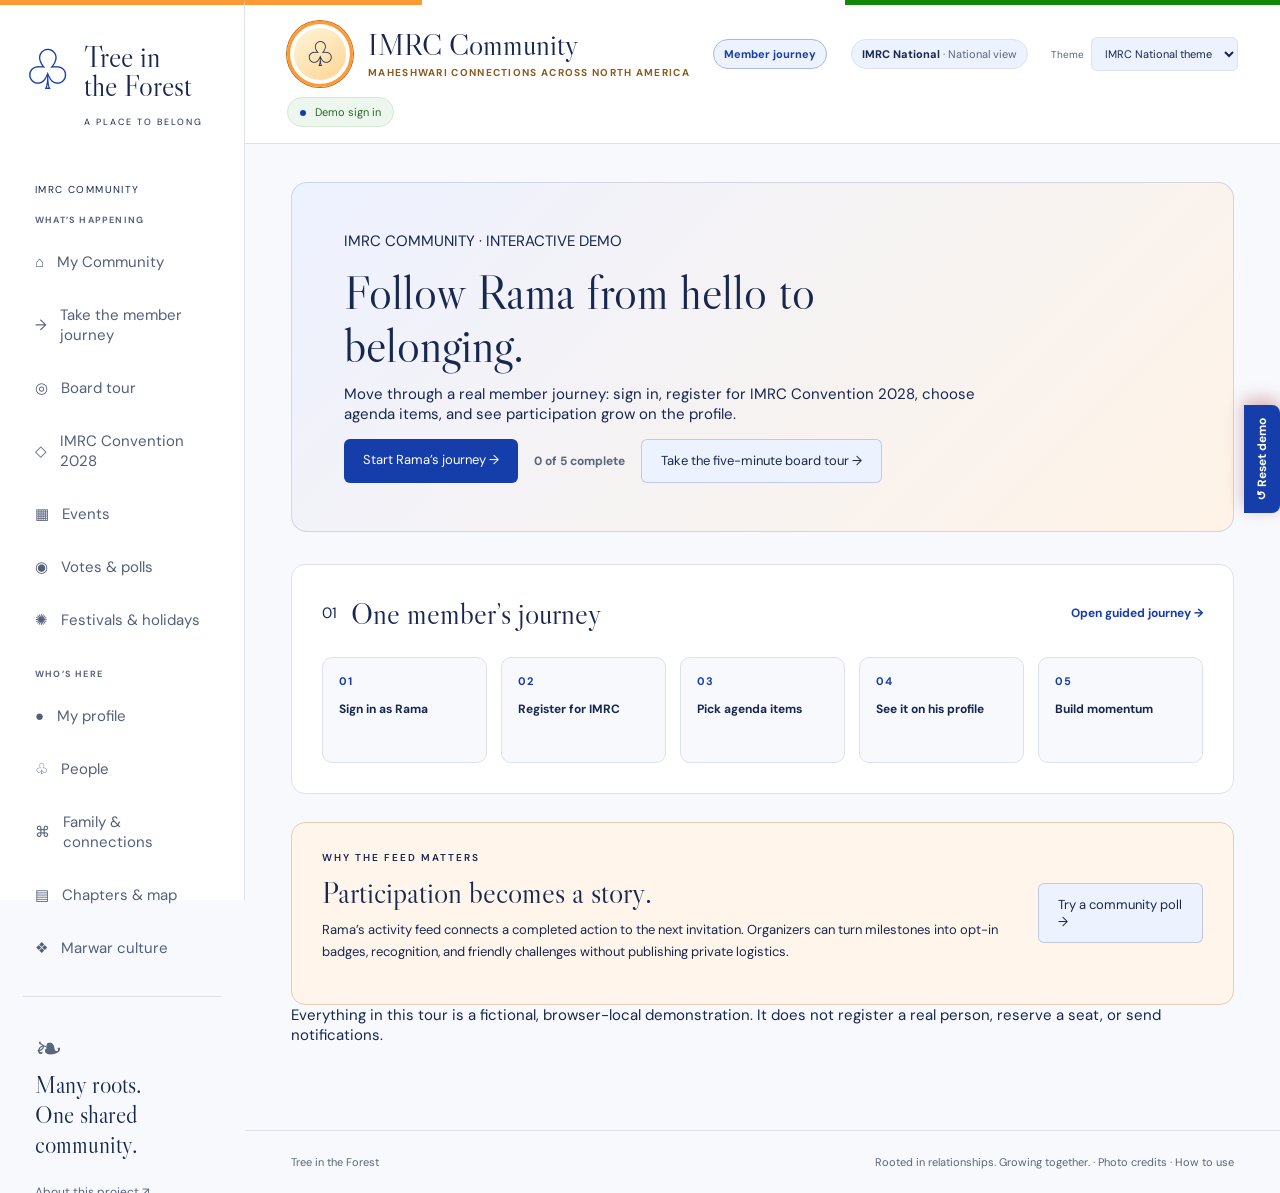
<file: index.html>
<!doctype html>
<html lang="en"><head><meta charset="utf-8"><meta name="viewport" content="width=device-width, initial-scale=1"><meta name="theme-color" content="#153eaa"><meta name="description" content="Tree in the Forest — explore people, relationships, and gatherings through a Ramayana community demo."><title>Tree in the Forest · Community</title><meta property="og:type" content="website"><meta property="og:title" content="Tree in the Forest · IMRC Community demo"><meta property="og:description" content="A public demo of an IMRC community site: people, events, a festival and holiday calendar, and Marwar culture."><meta property="og:image" content="./images/marwar/blue-city-800.webp"><meta name="twitter:card" content="summary_large_image"><link rel="icon" href="./favicon.svg" type="image/svg+xml"><link rel="stylesheet" href="./styles.css"><link rel="stylesheet" href="./themes.css"><link rel="stylesheet" href="./convention.css"><link rel="stylesheet" href="./convention-experience.css"><link rel="stylesheet" href="./tour.css"><link rel="stylesheet" href="./culture.css"><link rel="stylesheet" href="./observances.css"><link rel="stylesheet" href="./site-fixes.css"><script src="./theme.js" defer></script><script src="./chapter-core.js" defer></script><script src="./chapter.js" defer></script><script src="./voting-core.js" defer></script><script src="./voting.js" defer></script><script src="./community-core.js" defer></script><script src="./member-store.js" defer></script><script src="./member-forms.js" defer></script><script src="./participation-core.js" defer></script><script src="./participation.js" defer></script><link rel="stylesheet" href="./recognition.css"><link rel="stylesheet" href="./help.css"><script src="./recognition-core.js" defer></script><script src="./recognition.js" defer></script><script src="./help-core.js" defer></script><script src="./help.js" defer></script><script src="./convention-experience.js" defer></script><script src="./engagement.js" defer></script><script src="./tour-core.js" defer></script><script src="./tour.js" defer></script><script src="./culture.js" defer></script><script src="./observances.js" defer></script><script src="./app.js" defer></script><script src="./routes-enhancements.js" defer></script></head>
<body><a class="skip" href="#main">Skip to content</a><button class="reset-tab" id="reset-demo-tab" type="button" title="Clear this browser's simulated session and return to the original demo baseline">↺ <span>Reset demo</span></button><aside class="sidebar"><a href="#home" class="brand"><span class="brand-icon">♧</span><span>Tree in<br>the Forest<small>A PLACE TO BELONG</small></span></a><div class="community-label">IMRC COMMUNITY</div><nav aria-label="Main navigation"><div class="nav-group"><span class="nav-group-title">What’s happening</span><a href="#home">⌂ <span>My Community</span></a><a href="#start">→ <span>Take the member journey</span></a><a href="#tour">◎ <span>Board tour</span></a><a href="#event/EV2028">◇ <span>IMRC Convention 2028</span></a><a href="#events">▦ <span>Events</span></a><a href="#votes">◉ <span>Votes & polls</span></a><a href="#observances">✺ <span>Festivals & holidays</span></a></div><div class="nav-group"><span class="nav-group-title">Who’s here</span><a href="#profile">● <span>My profile</span></a><a href="#people">♧ <span>People</span></a><a href="#connections">⌘ <span>Family & connections</span></a><a href="#chapters">▤ <span>Chapters & map</span></a><a href="#culture">❖ <span>Marwar culture</span></a></div></nav><div class="sidebar-bottom"><span class="seed">❧</span><p>Many roots.<br>One shared community.</p><a href="#about">About this project ↗</a></div></aside><div class="workspace"><header class="organization-header"><a href="#home" class="organization-brand"><span class="organization-seal" aria-hidden="true">♧</span><span><strong>IMRC Community</strong><small>Maheshwari connections across North America</small></span></a><span id="chapter-context" class="chapter-context" aria-live="polite"></span><span id="theme-picker"></span><a href="#login" class="demo-pill" id="demo-auth-link"><i></i> Demo sign in</a></header><main id="main" tabindex="-1"><p>Loading your community…</p></main><footer>Tree in the Forest <span>Rooted in relationships. Growing together. · <a href="#credits">Photo credits</a> · <a href="https://github.com/PBahethi/imrc-community-site/blob/main/docs/HOW-TO-USE.md" target="_blank" rel="noopener">How to use</a></span></footer></div></body></html>
</file>
<file: styles.css>
@import url('https://fonts.googleapis.com/css2?family=DM+Sans:wght@400;500;600;700&family=Libre+Caslon+Display&display=swap');
:root{--green:#244d3e;--ink:#263e34;--muted:#68746b;--line:#dfe4da;--paper:#f7f8f2;--cream:#eef1e5}*{box-sizing:border-box}body{margin:0;background:var(--paper);color:var(--ink);font:15px 'DM Sans',sans-serif}a{color:inherit;text-decoration:none}button,input,select{font:inherit}button,a,input,select{touch-action:manipulation}button{cursor:pointer}button:focus-visible,a:focus-visible,input:focus-visible,select:focus-visible{outline:3px solid #ac713f;outline-offset:4px}.sidebar{width:245px;position:fixed;inset:0 auto 0 0;padding:38px 23px;background:#f0f2e9;border-right:1px solid var(--line);display:flex;flex-direction:column}.brand{display:flex;gap:12px;font-family:'Libre Caslon Display',Georgia,serif;font-size:29px;line-height:1}.brand-icon{font-size:55px}.brand small{display:block;font:9px 'DM Sans',sans-serif;letter-spacing:2px;margin-top:15px}.community-label{font-size:10px;letter-spacing:1.4px;margin:55px 12px 18px;color:var(--muted)}nav a{display:flex;align-items:center;gap:13px;padding:14px 12px;margin:5px 0;border-radius:7px;color:#59665c}nav a.active{background:#dfe7d7;color:var(--green);font-weight:600}.sidebar-bottom{margin-top:auto;padding:30px 12px 0;border-top:1px solid var(--line);font-size:12px;color:var(--muted)}.sidebar-bottom p{font:24px/1.25 'Libre Caslon Display',Georgia,serif;color:var(--green)}.seed{font-size:33px}.workspace{margin-left:245px}header{height:83px;border-bottom:1px solid var(--line);padding:0 46px;display:flex;align-items:center;justify-content:space-between;font-size:12px;color:var(--muted)}.demo-pill,.tag{border:1px solid #d7dfcf;border-radius:30px;padding:7px 12px;font-size:11px;background:#eff3e8}.demo-pill i{display:inline-block;width:6px;height:6px;background:#6b8653;border-radius:50%;margin-right:6px}main{max-width:1400px;margin:auto;padding:38px 46px 70px;min-height:80vh}.eyebrow{font-size:10px;font-weight:600;letter-spacing:2px;text-transform:uppercase;color:#687958}h1,h2,h3,p{margin-top:0}h1{font:48px/1.1 'Libre Caslon Display',Georgia,serif;margin-bottom:12px}h2{font:30px 'Libre Caslon Display',Georgia,serif;margin-bottom:8px}h3{font-size:16px}.sub{color:var(--muted);line-height:1.7}.hero{margin-top:28px;background:#e7ecd9;min-height:270px;border:1px solid #dce3ce;border-radius:12px;display:flex;overflow:hidden;position:relative;padding:35px}.hero-copy{position:relative;z-index:1;width:60%}.hero h2{font-size:43px;max-width:400px}.hero p{font-size:13px;max-width:370px;line-height:1.8}.button{display:inline-block;border:0;border-radius:6px;padding:12px 19px;background:var(--green);color:white;font-size:12px}.button.secondary{background:white;border:1px solid var(--line);color:var(--green)}.forest{position:absolute;right:0;bottom:-4px;width:46%;height:100%;color:#527252}.stats{display:grid;grid-template-columns:repeat(4,1fr);margin:24px 0 38px;border:1px solid var(--line);background:#fff;border-radius:10px}.stat{padding:21px 24px;border-right:1px solid var(--line)}.stat:last-child{border:0}.stat strong{display:block;font:33px 'Libre Caslon Display',Georgia,serif}.stat span{font-size:11px;color:var(--muted)}.section-head{display:flex;align-items:center;justify-content:space-between;gap:16px;margin:32px 0 18px}.section-head a{font-size:12px}.cards{display:grid;grid-template-columns:repeat(3,minmax(0,1fr));gap:16px}.person,.event,.group{background:#fff;border:1px solid var(--line);border-radius:10px;padding:24px;text-align:left;transition:transform .2s,border-color .2s}.person:hover,.event:hover,.group:hover{transform:translateY(-3px);border-color:#82977b}.avatar{width:52px;height:52px;display:flex;align-items:center;justify-content:center;border-radius:50%;background:#e8eddd;color:#476044;font:23px Georgia,serif;margin-bottom:18px}.person:nth-child(3n+2) .avatar{background:#f0e6dc;color:#8b6546}.person:nth-child(3n) .avatar{background:#e4e9ed;color:#54677a}.person h3{margin-bottom:6px}.person p{font-size:12px;color:var(--muted);margin-bottom:15px}.person .origin{border-top:1px solid #edf0e8;padding-top:15px;font-size:11px;line-height:1.6}.card-bottom{margin-top:17px;font-size:11px;color:#607650;display:flex;justify-content:space-between}.two-col{display:grid;grid-template-columns:1.5fr 1fr;gap:24px}.event{display:flex;gap:18px;margin-bottom:12px;padding:20px}.event-symbol{padding:15px;background:#f0eadd;border-radius:6px;align-self:start;font-size:22px;color:#8a714b}.event h3{margin:0 0 8px}.event p{font-size:12px;color:var(--muted);margin:0 0 8px}.note{padding:24px;background:#edf0e3;border-radius:10px;font-size:13px;line-height:1.8}.filters{display:flex;gap:12px;margin:26px 0;flex-wrap:wrap}input,select{border:1px solid #cfd8c8;background:white;padding:13px;border-radius:6px;color:var(--ink)}input{flex:1;min-width:190px}.results{font-size:12px;color:var(--muted);margin-bottom:18px}.pagination{display:flex;align-items:center;justify-content:center;gap:20px;margin-top:25px}button:disabled{opacity:.4;cursor:default}.edge{padding:18px;background:white;border:1px solid var(--line);margin-bottom:10px;border-radius:8px;line-height:1.7}.edge small{display:block;color:var(--muted);font-size:11px}.edge a{text-decoration:underline}.edge-type{font-size:11px;color:#727d5f;padding:0 12px}dialog{border:1px solid var(--line);border-radius:14px;padding:36px;max-width:650px;width:calc(100% - 32px);max-height:85vh;color:var(--ink)}dialog::backdrop{background:#142c2266;backdrop-filter:blur(3px)}.close{position:absolute;right:15px;top:10px;border:0;background:none;font-size:28px;color:var(--green)}dl{display:grid;grid-template-columns:110px 1fr;gap:12px;font-size:13px;line-height:1.6}dt{color:var(--muted)}dd{margin:0}footer{border-top:1px solid var(--line);padding:24px 46px;font-size:11px;color:var(--muted);display:flex;justify-content:space-between}.skip{position:fixed;top:-60px;background:white;padding:10px;z-index:10}.skip:focus{top:0}.empty{padding:45px;text-align:center;border:1px dashed var(--line);grid-column:1/-1}.about{max-width:760px;line-height:1.9}.about h2{margin-top:30px}@media(min-width:1450px){main{padding-top:50px}.hero{min-height:310px}}@media(max-width:1050px){.sidebar{width:205px;padding:28px 14px}.workspace{margin-left:205px}main{padding:30px 25px}.cards{grid-template-columns:repeat(2,minmax(0,1fr))}.two-col{grid-template-columns:1fr}.hero-copy{width:70%}.forest{opacity:.6}.stat{padding:18px 15px}}@media(max-width:700px){.sidebar{position:static;width:auto;padding:18px}.brand{font-size:23px}.brand-icon{font-size:42px}.brand small{margin-top:7px}.community-label,.sidebar-bottom{display:none}nav{display:flex;overflow:auto;margin-top:15px}nav a{white-space:nowrap;font-size:12px;padding:10px}nav a span{display:inline}.workspace{margin:0}header{height:55px;padding:0 20px}main{padding:28px 20px 45px}h1{font-size:39px}.hero{padding:25px;min-height:295px}.hero-copy{width:100%}.hero h2{font-size:37px}.forest{opacity:.15;width:80%}.stats{grid-template-columns:repeat(2,1fr)}.stat:nth-child(2){border-right:0}.stat:nth-child(-n+2){border-bottom:1px solid var(--line)}.cards{grid-template-columns:1fr}.section-head h2{font-size:27px}footer{padding:20px;gap:20px;line-height:1.6}.filters{flex-direction:column}dl{grid-template-columns:90px 1fr}}
/* Indian tricolour accents, with Indian blue as the primary interaction colour. */
:root{--green:#153eaa;--ink:#172750;--muted:#59657c;--line:#dce2ed;--paper:#f8f9fc;--cream:#fff3e6;--saffron:#ff9933;--india-green:#138808;--navy:#000080}
body{border-top:5px solid transparent;border-image:linear-gradient(90deg,#ff9933 0 33%,#fff 33% 66%,#138808 66%) 1}.sidebar{background:#fff;border-top:5px solid var(--saffron)}.brand-icon{color:var(--india-green)}.community-label,.eyebrow{color:#976021}nav a{color:#53607a}nav a.active{background:#edf2ff;color:var(--green);box-shadow:inset 3px 0 var(--green)}nav a:hover{background:#f3f5fb}.sidebar-bottom p{color:var(--navy)}header{background:#ffffffc9}.demo-pill,.tag{background:#eef7ed;color:#226a24;border-color:#d4e8d2}.demo-pill i{background:var(--india-green)}h1{max-width:880px}.hero{background:var(--navy);color:#fff;padding:0;min-height:320px;border:0;box-shadow:0 16px 45px #00008015}.hero-copy{width:56%;padding:35px}.hero .eyebrow{color:#ffb568}.hero h2{font-size:46px}.hero .button{background:var(--saffron);color:#172750;font-weight:700}.hero-art{position:absolute;right:0;top:0;width:44%;height:100%;object-fit:cover;object-position:center}.hero-copy:after{content:'';position:absolute;right:-25px;top:0;height:100%;width:50px;background:var(--navy);clip-path:polygon(0 0,100% 0,0 100%)}.button{font-size:13px;min-height:44px;transition:background .2s,transform .2s}.button:hover{background:#092c88;transform:translateY(-1px)}.button.secondary:hover{background:#edf2ff}.hero .button:hover{background:#ffb76f}.welcome-path{display:flex;align-items:center;gap:18px;padding:24px 0;border-bottom:1px solid var(--line);flex-wrap:wrap}.welcome-path>div{flex:1;min-width:220px}.welcome-path strong{font-size:15px}.welcome-path p{font-size:12px;color:var(--muted);margin:6px 0 0}.welcome-path>a{font-size:12px;color:var(--green);padding:10px 0;font-weight:600}.stat strong{color:var(--green)}.stat:first-child{border-top:3px solid var(--saffron)}.stat:nth-child(2){border-top:3px solid var(--green)}.stat:nth-child(3){border-top:3px solid var(--india-green)}.stat:nth-child(4){border-top:3px solid var(--saffron)}.avatar{background:#edf2ff;color:var(--green)}.person:nth-child(3n+2) .avatar{background:#fff1df;color:#9b5714}.person:nth-child(3n) .avatar{background:#ecf7e9;color:#23732a}.person:hover,.group:hover,.event:hover{border-color:#91a9e9;box-shadow:0 8px 24px #1739850c}.card-bottom{color:var(--green)}.note{background:#eef3ff;border:1px solid #dde6fa}.edge-type{color:var(--green)}.event-grid{display:grid;grid-template-columns:repeat(2,minmax(0,1fr));gap:24px}.event{display:block;padding:0;overflow:hidden;margin:0 0 18px}.event-image{display:block;position:relative;overflow:hidden;aspect-ratio:16/9;background:#e9edf4}.event-image img{width:100%;height:100%;object-fit:cover;transition:transform .4s}.event:hover img{transform:scale(1.035)}.image-label{position:absolute;bottom:14px;left:16px;background:#000080;color:white;font-size:9px;font-weight:600;letter-spacing:1.5px;padding:7px 10px;border-radius:3px}.event-body{padding:23px}.event h3{font:28px 'Libre Caslon Display',Georgia,serif}.event h3 a:hover{text-decoration:underline}.event .event-date{color:#96501a;font-size:12px;font-weight:600;margin-bottom:12px}.event-date span{color:var(--muted);font-weight:400}.event .card-bottom{padding-top:14px;border-top:1px solid var(--line);gap:12px}.schedule-note{font-size:13px;color:var(--muted);display:flex;align-items:center;gap:8px}.event-filters{align-items:center;justify-content:space-between;background:white;border:1px solid var(--line);padding:16px;border-radius:10px}.event-filters label{display:flex;align-items:center;gap:12px;font-size:13px}.saved-filter input{min-width:20px;width:20px;height:20px;accent-color:var(--green)}.calendar-month{margin:30px 0 40px}.calendar-month h2{padding-bottom:12px;border-bottom:2px solid var(--saffron)}.calendar-month h2 span{color:var(--muted);font-size:20px}.agenda-row{display:flex;align-items:center;gap:20px;padding:17px 0;border-bottom:1px solid var(--line)}.agenda-row:hover{background:#edf2ff}.agenda-row time{font-size:28px;color:var(--green);text-align:center;min-width:55px}.agenda-row time small{display:block;font-size:11px;text-transform:uppercase}.agenda-row img{object-fit:cover;border-radius:6px}.agenda-row h3{margin:0 0 6px}.agenda-row p{font-size:12px;color:var(--muted);margin:0}.agenda-row>span{margin-left:auto}.event-art{margin:25px 0}.event-art img{display:block;width:100%;height:440px;object-fit:contain;background:#f0eee9;border-radius:12px}.event-art figcaption{font-size:11px;color:var(--muted);margin-top:10px}.event-detail-grid{display:grid;grid-template-columns:1.2fr 1fr;gap:30px;margin:30px 0}.date-chips{display:flex;flex-wrap:wrap;gap:10px;margin:20px 0}.date-chips time{padding:10px 13px;background:#fff;border:1px solid var(--line);border-left:3px solid var(--india-green);border-radius:5px;font-size:12px}.inline-help{display:flex;gap:8px;align-items:center;font-size:13px;color:var(--muted)}.help-wrap{position:relative;display:inline-flex;vertical-align:middle}.help{width:30px;height:30px;border:1px solid #bcc9e8;border-radius:50%;color:var(--green);background:#fff;font-size:13px;font-weight:bold}.tooltip{position:absolute;top:calc(100% + 9px);left:0;width:250px;max-width:70vw;padding:13px 15px;background:#142451;color:white;border-radius:7px;box-shadow:0 8px 24px #0002;font-size:12px;line-height:1.7;font-weight:400;z-index:20;visibility:hidden;opacity:0;transition:opacity .15s}.help-wrap:not(.dismissed):hover .tooltip,.help-wrap:not(.dismissed):focus-within .tooltip,.help[aria-expanded=true]+.tooltip{visibility:visible;opacity:1}.event-filters .tooltip{left:auto;right:0}main{animation:appear .35s ease-out}@keyframes appear{from{opacity:.7;transform:translateY(7px)}to{opacity:1;transform:translateY(0)}}@media(max-width:1050px){.hero h2{font-size:39px}.hero-copy{padding:27px}.event-detail-grid{grid-template-columns:1fr}.two-col .event-image{aspect-ratio:2/1}}@media(max-width:700px){.hero{display:flex;flex-direction:column}.hero-copy{width:100%;padding:25px}.hero-copy:after{display:none}.hero-art{position:static;width:100%;height:210px}.hero h2{font-size:39px}.welcome-path{gap:6px 20px}.welcome-path>div{flex-basis:100%;margin-bottom:10px}.event-grid{grid-template-columns:1fr}.event-filters{align-items:stretch;gap:16px}.event-filters .help-wrap{align-self:start}.event-filters .tooltip{left:0;right:auto}.event-art img{height:280px}.agenda-row{gap:10px}.agenda-row img{width:65px;height:55px}.agenda-row time{min-width:42px}.agenda-row h3{font-size:14px}.agenda-row p{font-size:11px}.schedule-note{flex-wrap:wrap}.hero h2{max-width:none}.event-detail-grid .tooltip{left:auto;right:0}}@media(prefers-reduced-motion:reduce){*,*:before,*:after{animation:none!important;transition:none!important;scroll-behavior:auto!important}.person:hover,.event:hover,.group:hover,.button:hover{transform:none}.event:hover img{transform:none}}
/* Phase 1: working community dashboard, reusing the established palette. */
.dashboard-heading{display:flex;align-items:start;justify-content:space-between;gap:24px}.dashboard-heading h1{font-size:39px;max-width:610px}.dashboard-heading .button{flex-shrink:0;margin-top:22px}.demo-context{font-size:12px;line-height:1.7;color:var(--muted);padding:12px 15px;border-left:3px solid #ff9933;background:#fff8f0;border-radius:0 6px 6px 0}.demo-context a{text-decoration:underline;white-space:nowrap}.storage-status{font-size:12px;color:var(--green);line-height:1.6}.storage-status:empty{display:none}.dashboard-layout{display:grid;grid-template-columns:minmax(0,1.8fr) minmax(250px,1fr);gap:25px;align-items:start}.dashboard-section{min-width:0}.dashboard-section .section-head{align-items:start;margin:25px 0 15px}.dashboard-section .section-head h2{font-size:29px}.dashboard-section .section-head p{font-size:12px;line-height:1.6;color:var(--muted);margin:6px 0 0;max-width:560px}.dashboard-section .section-head>a{flex-shrink:0;padding-top:7px;color:var(--green)}.dashboard-aside{padding-top:25px}.suggestion-grid{display:grid;grid-template-columns:repeat(2,minmax(0,1fr));gap:16px}.suggestion-card,.community-group-card,.saved-introduction{background:#fff;padding:21px;border:1px solid var(--line);border-radius:10px;min-width:0}.member-heading{display:flex;align-items:center;gap:12px}.member-heading .avatar{width:43px;height:43px;font-size:18px;flex-shrink:0;margin:0}.member-heading h3{font-size:15px;margin:0 0 5px}.member-heading p{font-size:11px;color:var(--muted);margin:0}.match-reasons{padding-left:18px;color:#52617c;font-size:12px;line-height:1.8;margin:18px 0}.action-row{display:flex;align-items:center;gap:12px;flex-wrap:wrap}.action-row>a{font-size:12px;color:var(--green)}.text-button{background:none;border:0;color:var(--green);text-decoration:underline;font-size:12px;padding:10px 0;min-height:44px;text-align:left}.next-event{display:flex;align-items:center;gap:15px;background:white;padding:15px;border:1px solid var(--line);border-radius:9px;margin-bottom:12px;transition:border-color .2s}.next-event:hover{border-color:var(--green)}.next-event img{object-fit:cover;border-radius:5px;flex-shrink:0}.next-event time{font-size:11px;color:#92521e;font-weight:600}.next-event h3{font-size:17px;margin:6px 0}.next-event p{font-size:11px;color:var(--muted);margin:0;line-height:1.5}.next-event>span{margin-left:auto;color:var(--green)}.contribution-card{padding:25px;background:#edf5ec;border:1px solid #cfe2cb;border-radius:11px}.contribution-card .eyebrow{color:#27652b}.contribution-card h3{font:28px 'Libre Caslon Display',Georgia,serif;margin:13px 0}.contribution-card p{font-size:13px;line-height:1.7}.contribution-card .subtle{font-size:11px;color:var(--muted)}.contribution-card .button{background:#216925}.next-steps{margin-top:22px;border:1px solid var(--line);border-radius:10px;background:white;padding:22px}.next-steps h2{font-size:25px}.next-steps ul{padding:0;list-style:none;font-size:12px;line-height:1.5;margin:12px 0 0}.next-steps li{border-bottom:1px solid #edf0f5;padding:10px 0}.next-steps a{display:inline-block;padding:5px 0;color:var(--green)}.community-group-card h3{font:28px 'Libre Caslon Display',Georgia,serif}.community-group-card>p:not(.eyebrow){font-size:13px;line-height:1.7}.community-group-card .group-match{font-size:12px;color:#26672a;background:#f0f7ee;padding:10px;border-radius:5px}.community-group-card .eyebrow{line-height:1.7}.community-group-card .action-row{justify-content:space-between}.quiet-empty{padding:22px;background:#fff;border:1px dashed #c6d0e4;border-radius:8px;color:var(--muted);font-size:13px;line-height:1.8;grid-column:1/-1}.quiet-empty a{text-decoration:underline;color:var(--green)}.local-activity{padding:0;list-style:none;border-top:1px solid var(--line)}.local-activity li{display:flex;justify-content:space-between;gap:20px;border-bottom:1px solid var(--line);padding:17px 0;font-size:13px}.local-activity time{font-size:11px;color:var(--muted);white-space:nowrap}.preferences-form{max-width:850px}.preferences-form fieldset{border:1px solid var(--line);background:white;border-radius:10px;padding:24px;margin:28px 0}.preferences-form legend{padding:0 8px;font-weight:600}.preferences-form p{font-size:13px;color:var(--muted);line-height:1.7}.preferences-form label[for]{display:block;font-size:12px;margin:15px 0 8px}.preferences-form select{max-width:100%;width:360px}.choice-grid{display:grid;grid-template-columns:repeat(3,minmax(0,1fr));gap:10px}.choice{display:flex;align-items:center;gap:10px;border:1px solid var(--line);border-radius:6px;padding:11px;font-size:12px;line-height:1.4;cursor:pointer;min-height:48px}.choice:has(input:checked){background:#edf2ff;border-color:#91a9e9}.choice input{flex:0 0 18px;min-width:18px;width:18px;height:18px;margin:0;accent-color:var(--green)}#preferences-status{font-size:13px;line-height:1.7;color:var(--green)}.reset-preferences{margin-top:35px;border-top:1px solid var(--line);padding-top:25px}.reset-preferences h2{font-size:25px}.reset-preferences p{font-size:13px;color:var(--muted)}.directory-actions{display:flex;gap:20px;flex-wrap:wrap;padding:12px 0 20px;font-size:13px;color:var(--green)}.directory-actions a{min-height:30px;padding:5px 0}.saved-introduction h3{line-height:1.5}#community-preferences .action-row>a{padding:14px 0}@media(max-width:1200px){.dashboard-layout{grid-template-columns:1fr}.dashboard-aside{display:grid;grid-template-columns:1fr 1fr;gap:20px;padding-top:5px}.next-steps{margin:0}.dashboard-heading{flex-wrap:wrap;gap:0}.dashboard-heading .button{margin:0 0 20px}}@media(max-width:700px){.dashboard-heading h1{font-size:35px}.suggestion-grid,.dashboard-aside{grid-template-columns:1fr}.dashboard-section .section-head{flex-wrap:wrap;gap:5px}.dashboard-section .section-head>a{min-height:36px;padding:6px 0}.next-event{gap:12px;padding:12px}.next-event img{width:74px;height:65px}.next-event h3{font-size:15px}.choice-grid{grid-template-columns:repeat(2,minmax(0,1fr))}.preferences-form fieldset{padding:17px}.local-activity li{font-size:12px}.demo-context a{white-space:normal}}@media(max-width:380px){.choice-grid{grid-template-columns:1fr}.next-event img{width:58px}}
.reset-tab{position:fixed;right:0;top:45%;z-index:30;border:0;border-radius:8px 0 0 8px;background:#c62828;color:#fff;padding:13px 10px;box-shadow:0 5px 18px #8d141455;font-size:12px;font-weight:700;writing-mode:vertical-rl;transform:rotate(180deg);cursor:pointer}.reset-tab:hover{background:#a51f1f}.reset-tab:focus-visible{outline-color:#ffccbc}.login-shell{display:grid;grid-template-columns:minmax(0,1fr) minmax(260px,.8fr);gap:24px;max-width:900px;margin:35px auto}.login-panel,.login-preview{background:#fff;border:1px solid var(--line);border-radius:12px;padding:30px}.login-mark{font-size:52px;color:var(--india-green)}.login-panel h2{font-size:36px}.login-panel label{display:block;font-size:12px;font-weight:600;margin:22px 0 8px}.login-panel select{width:100%;margin-bottom:18px}.login-panel .button{width:100%}.login-note{font-size:11px;color:var(--muted);line-height:1.6;margin-top:18px}.login-preview{background:#edf2ff;border-color:#cfdbfa}.login-preview ul{padding-left:20px;font-size:13px;line-height:2}.profile-layout{display:grid;grid-template-columns:1fr 1fr;gap:25px;margin-top:30px}.profile-card,.profile-edit-form fieldset{background:#fff;border:1px solid var(--line);border-radius:12px;padding:26px}.profile-banner{display:flex;align-items:center;gap:17px;padding-bottom:22px;border-bottom:1px solid var(--line)}.profile-avatar{width:72px;height:72px;display:flex;align-items:center;justify-content:center;border-radius:50%;background:#edf2ff;color:var(--green);font:30px Georgia,serif;flex-shrink:0}.profile-banner h2{font-size:30px;margin:4px 0}.profile-banner p{font-size:12px;color:var(--muted);margin:0}.profile-card dl{margin:25px 0;grid-template-columns:125px 1fr}.profile-disclaimer{font-size:11px;line-height:1.7;color:var(--muted);border-top:1px solid var(--line);padding-top:17px}.profile-edit-form fieldset{margin:0}.profile-edit-form legend{font-weight:600;padding:0 8px}.profile-edit-form fieldset>p{font-size:12px;line-height:1.6;color:var(--muted)}.profile-edit-form label{display:block;font-size:12px;font-weight:600;margin:17px 0 7px}.profile-edit-form input,.profile-edit-form textarea{width:100%;min-width:0}.profile-edit-form textarea{border:1px solid #cfd8c8;border-radius:6px;padding:13px;resize:vertical;color:var(--ink);margin-bottom:18px}.profile-edit-form .button{width:100%}.profile-edit-form #demo-logout{margin-top:16px;width:100%}.profile-actions{display:flex;gap:20px;flex-wrap:wrap;border-top:1px solid var(--line);padding-top:20px;margin-top:25px}.profile-actions a{color:var(--green);font-size:13px;min-height:40px;padding:10px 0}@media(max-width:700px){.reset-tab{top:auto;bottom:18px;right:12px;border-radius:24px;writing-mode:horizontal-tb;transform:none;padding:11px 15px}.reset-tab span{display:inline}.login-shell,.profile-layout{grid-template-columns:1fr;margin-top:25px}.login-panel,.login-preview,.profile-card,.profile-edit-form fieldset{padding:20px}.profile-banner h2{font-size:25px}.profile-card dl{grid-template-columns:105px 1fr}.profile-actions{gap:10px 18px}}
.person-headshot{width:72px;height:72px;object-fit:cover;object-position:center;border-radius:50%;border:3px solid #fff;box-shadow:0 0 0 1px var(--line);margin-bottom:18px}.person-phrase{font-family:'Libre Caslon Display',Georgia,serif!important;font-size:18px!important;line-height:1.35;color:var(--green)!important}.profile-headshot{width:110px;height:110px;object-fit:cover;object-position:center;border-radius:50%;border:4px solid #fff;box-shadow:0 0 0 2px var(--saffron);flex-shrink:0}.catch-phrase{font:28px/1.3 'Libre Caslon Display',Georgia,serif;color:var(--green);padding:20px 0;border-bottom:1px solid var(--line);margin:0}.catch-phrase:first-letter{color:var(--saffron)}
.detail-profile{display:grid;grid-template-columns:150px 1fr;gap:25px;align-items:center;background:#fff;border:1px solid var(--line);border-radius:12px;padding:25px;margin:25px 0}.detail-headshot{width:140px;height:140px;object-fit:cover;border-radius:50%;border:4px solid #fff;box-shadow:0 0 0 2px var(--saffron)}.profile-disclaimer{font-size:.84rem;color:var(--muted)}
@media(max-width:700px){.detail-profile{grid-template-columns:1fr;text-align:center}.detail-profile .detail-headshot,.detail-profile .profile-avatar{margin:auto}}
textarea:focus-visible{outline:3px solid #ac713f;outline-offset:4px}
/* Chapter hierarchy and on-demand voting */
.chapter-hierarchy{display:flex;align-items:center;gap:12px;padding:16px;background:var(--theme-5);border:1px solid var(--line);border-radius:10px;margin:22px 0}.chapter-hierarchy a{color:var(--theme-4);font-weight:700}.chapter-grid,.poll-grid{display:grid;grid-template-columns:repeat(2,minmax(0,1fr));gap:18px;margin:22px 0}.poll-card{background:#fff;border:1px solid var(--line);border-radius:12px;padding:24px}.poll-card fieldset{border:0;padding:0;margin:18px 0}.poll-card legend{font-weight:700}.poll-results{margin-top:22px;border-top:1px solid var(--line);padding-top:14px}.poll-results>div{display:grid;grid-template-columns:1fr auto;gap:8px;margin:10px 0;font-size:12px}.poll-results i{grid-column:1/-1;height:6px;border-radius:6px;background:var(--theme-1);display:block}.vote-confirmation{padding:12px;background:#ebf7e9;color:#176d1e;border-radius:7px}.chapter-grid ul{line-height:1.9}@media(max-width:700px){.chapter-grid,.poll-grid{grid-template-columns:1fr}.chapter-hierarchy{flex-wrap:wrap}}
.profile-banner>div:last-child{min-width:0;overflow-wrap:anywhere}
.person h3,.person .origin,.catch-phrase{overflow-wrap:anywhere}
.local-activity time{flex-shrink:0}
@media(max-width:500px){.local-activity li{flex-wrap:wrap;gap:6px}.reset-tab{bottom:12px}main{padding-bottom:80px}}
.medallion-frame{position:relative;display:inline-flex;align-items:center;justify-content:center;border-radius:50%;padding:5px;background:#a66a3a;box-shadow:0 0 0 3px #fff,0 0 0 6px #a66a3a;flex-shrink:0}.medallion-frame .profile-headshot,.medallion-frame .profile-avatar{margin:0}.medallion-frame b{position:absolute;bottom:-9px;left:50%;transform:translateX(-50%);font:700 9px 'DM Sans',sans-serif;letter-spacing:.7px;text-transform:uppercase;color:#fff;background:#7d4b26;border-radius:12px;padding:4px 7px;white-space:nowrap}.medallion-frame.silver{background:#8894a3;box-shadow:0 0 0 3px #fff,0 0 0 6px #8894a3}.medallion-frame.silver b{background:#667384}.medallion-frame.gold{background:#c48a1c;box-shadow:0 0 0 3px #fff,0 0 0 6px #c48a1c}.medallion-frame.gold b{background:#9b6b0f}.medallion-frame.platinum{background:#4b6b9b;box-shadow:0 0 0 3px #fff,0 0 0 6px #4b6b9b}.medallion-frame.platinum b{background:#304d78}.create-member-form{max-width:650px;margin-top:28px}.create-member-form fieldset{margin:0}@media(max-width:700px){.medallion-frame b{bottom:-8px}}
.family-copy-block{margin-top:22px;padding-top:18px;border-top:1px solid var(--line)}.family-copy-block>label{display:flex!important;align-items:center;gap:10px;font-weight:600}.family-copy-block input[type=checkbox]{min-width:18px;width:18px;flex:none}.family-copy-block [hidden]{display:none}.family-copy-block select,.family-copy-block input:not([type=checkbox]){width:100%;min-width:0}
.postal-row{display:flex;gap:10px;align-items:center}.postal-row input{min-width:0}.postal-row .button{white-space:nowrap}@media(max-width:500px){.postal-row{display:block}.postal-row .button{width:100%;margin-top:8px}}
.mentor-grid{display:grid;grid-template-columns:repeat(2,minmax(0,1fr));gap:16px;margin-top:25px}.mentor-card{background:#fff;border:1px solid var(--line);border-radius:10px;padding:24px}.mentor-card h2{font-size:25px;margin:0 0 5px}.mentor-card .member-heading p{font-size:11px;color:var(--muted);margin:0}.mentor-card>p{font-size:13px;line-height:1.7;color:var(--muted);margin:20px 0}.mentor-card .button{min-width:140px}@media(max-width:700px){.mentor-grid{grid-template-columns:1fr}}
.question-list{display:grid;grid-template-columns:repeat(2,minmax(0,1fr));gap:16px;margin-top:24px}.question-card,.question-compose{background:#fff;border:1px solid var(--line);border-radius:10px;padding:24px}.question-compose{max-width:760px;margin-top:28px}.question-compose label{display:block;font-size:12px;font-weight:600;margin:15px 0 7px}.question-compose input,.question-compose textarea,.question-compose select{width:100%;min-width:0}.question-compose textarea{resize:vertical}.question-meta{display:flex;justify-content:space-between;align-items:center;gap:12px;font-size:11px;color:var(--muted)}.question-card h2{font:25px/1.25 'Libre Caslon Display',Georgia,serif;margin:18px 0 10px}.question-card>p{font-size:13px;line-height:1.7;color:var(--muted)}.question-byline{border-top:1px solid var(--line);padding-top:14px;font-size:11px!important}.question-compose #question-status{font-size:12px;color:var(--green);margin-top:12px}@media(max-width:700px){.question-list{grid-template-columns:1fr}.question-card,.question-compose{padding:19px}}
.question-card form{display:grid;gap:10px;margin-top:20px}.question-card textarea,#participation-question textarea{min-height:100px;padding:12px;border:1px solid var(--line);border-radius:6px;resize:vertical;font:inherit;max-width:100%;width:100%}#participation-question{display:grid;gap:10px;margin:24px 0;padding:24px;background:white;border:1px solid var(--line);border-radius:10px}#participation-question input,#participation-question select{width:100%;min-width:0}#question-results{display:grid;gap:18px;margin-top:20px}#question-results blockquote{margin:16px 0;padding:12px 18px;border-left:3px solid var(--india-green);background:#f4f8f2;overflow-wrap:anywhere}#question-results blockquote footer{display:block;padding:0;margin:8px 0 0;font-size:12px}#question-results .question-card{overflow-wrap:anywhere}#mentor-preferences>label,#mentor-preferences .choice-grid label{display:flex;align-items:center;gap:10px;min-height:44px;font-size:14px}#mentor-preferences input[type=checkbox]{width:20px;height:20px;min-width:20px;flex-shrink:0}#mentor-results{display:grid;grid-template-columns:repeat(auto-fit,minmax(min(100%,260px),1fr));gap:18px;margin-top:20px}#mentor-results .mentor-card{padding:20px;background:#fff;border:1px solid var(--line);border-radius:10px}#mentor-results li{margin-bottom:8px}#participation-status{min-height:24px}#question-results button,#mentor-preferences button,#participation-question button{min-height:44px}
.leadership-list{display:grid;gap:.55rem;margin:1rem 0 1.25rem}.leadership-list article{display:flex;justify-content:space-between;gap:1rem;border-bottom:1px solid var(--theme-3);padding:.45rem 0}.leadership-list span{font-weight:600}.profile-chapter-badge{display:grid;gap:.3rem;margin-bottom:1rem;border-left:4px solid var(--saffron)}.profile-chapter-badge strong{font-size:.75rem;letter-spacing:.12em;text-transform:uppercase}.profile-chapter-badge a{font-weight:700}.profile-chapter-badge span{font-size:.85rem;color:var(--color-neutral-600)}
.chapter-inline-map{height:360px;margin:24px 0 8px;border:1px solid var(--line);border-radius:12px;overflow:hidden}.map-disclaimer{font-size:11px;color:var(--muted);margin-bottom:22px}
@media(max-width:700px){footer{padding-bottom:76px;flex-wrap:wrap}}
</file>
<file: themes.css>
:root{--surface:#f8f9fc;--ink:#172750;--action:#153eaa;--action-text:#fff;--quiet:#edf2ff;--accent:#ff9933;--theme-1:var(--action);--theme-2:var(--accent);--theme-3:#138808;--theme-4:var(--ink);--theme-5:var(--quiet)}
.theme-picker{display:flex;align-items:center;gap:7px;font-size:10px;color:var(--muted);white-space:nowrap}.theme-picker select{min-height:34px;padding:6px 9px;border:1px solid var(--line);border-radius:6px;background:var(--quiet);color:var(--ink);font-size:11px}.organization-seal{border-color:var(--accent);background:linear-gradient(145deg,var(--quiet),var(--action));color:var(--action-text)}.button{background:var(--action);color:var(--action-text)}.button:hover{filter:brightness(.9);background:var(--action)}.button.secondary{background:var(--quiet);color:var(--ink);border-color:color-mix(in srgb,var(--action) 22%,transparent)}.button.secondary:hover{background:color-mix(in srgb,var(--quiet) 82%,var(--action));color:var(--ink)}.hero .button,.landing-primary{background:var(--action);color:var(--action-text)}.eyebrow,.community-label{color:var(--ink)}nav a.active{background:var(--quiet);color:var(--action);box-shadow:inset 3px 0 var(--action)}nav a:hover{background:color-mix(in srgb,var(--quiet) 72%,white)}.stat:first-child{border-top-color:var(--accent)}.stat:nth-child(2){border-top-color:var(--action)}.stat:nth-child(3){border-top-color:var(--ink)}.stat:nth-child(4){border-top-color:var(--accent)}.nav-group{margin-bottom:24px}.nav-group-title{display:block;padding:0 12px 7px;color:var(--muted);font-size:9px;font-weight:700;letter-spacing:1.2px;text-transform:uppercase}.chapter-context{font-size:11px;color:var(--muted);padding:7px 10px;border:1px solid var(--line);border-radius:999px;background:var(--quiet);white-space:nowrap}.chapter-context strong{color:var(--ink)}.chapter-context .change{margin-left:5px;text-decoration:underline;color:var(--action)}.poll-bar i{background:var(--action)}.reset-tab{background:var(--action);color:var(--action-text)}@media(max-width:700px){.theme-picker span{display:none}.chapter-context{display:none}}.help-wrap.edge .tooltip{left:auto;right:0}
</file>
<file: convention.css>
.tree-grid{display:grid;grid-template-columns:repeat(2,minmax(0,1fr));gap:18px;margin:16px 0 24px}.relationship-tree{background:#fff;border:1px solid var(--line);border-radius:10px;padding:20px;min-width:0}.tree-root{display:flex;align-items:center;gap:14px;border-bottom:2px solid #edf2ff;padding-bottom:16px;position:relative}.tree-root:after{content:'';position:absolute;left:35px;bottom:-24px;width:2px;height:22px;background:#cfdaf5}.tree-root h3{margin:0 0 4px}.tree-root p{font-size:12px;color:var(--muted);margin:0}.tree-branches{display:grid;grid-template-columns:repeat(2,minmax(0,1fr));gap:12px;margin-top:28px}.tree-node{border:1px solid var(--line);border-left:4px solid var(--india-green);border-radius:8px;padding:14px;min-width:0;background:#fbfcff}.friends-tree .tree-node{border-left-color:var(--saffron)}.tree-node h4{margin:10px 0 6px;font-size:14px;overflow-wrap:anywhere}.tree-node p{font-size:11px;line-height:1.6;color:var(--muted);margin:0;overflow-wrap:anywhere}.tree-node .medallion-frame{transform:scale(.72);transform-origin:left top;margin-bottom:-8px}.tree-root .medallion-frame{transform:scale(.78);transform-origin:left center;margin-right:-8px}
.convention-panel{margin-top:30px}.convention-facts,.transport-list,.agenda-grid,.ticket-grid{display:grid;grid-template-columns:repeat(2,minmax(0,1fr));gap:16px;margin:18px 0 30px}.convention-facts article,.transport-list article,.agenda-day,.ticket-card{background:#fff;border:1px solid var(--line);border-radius:10px;padding:20px}.convention-facts ul,.source-list{line-height:1.8}.transport-map{display:grid;grid-template-columns:150px 1fr 150px;grid-template-rows:auto auto auto;gap:12px;align-items:center;background:#fff;border:1px solid var(--line);border-radius:12px;padding:22px;margin:15px 0 24px}.map-node{display:flex;align-items:center;justify-content:center;min-height:110px;border-radius:10px;background:#edf2ff;border:2px solid var(--green);font-weight:700;text-align:center;color:var(--green)}.map-node span{display:block;font-size:11px;font-weight:400;color:var(--muted)}.map-node.hotel{background:#ecf7e9;border-color:var(--india-green);color:#216925}.map-route{position:relative;text-align:center;font-size:12px;color:var(--muted);padding:12px;border-radius:20px;background:#fff8f0;border:1px solid #ffd3a6}.map-route:before,.map-route:after{content:'';position:absolute;top:50%;width:28px;height:2px;background:#ff9933}.map-route:before{left:-28px}.map-route:after{right:-28px}.map-note{grid-column:1/-1;font-size:12px;color:var(--muted);line-height:1.7;border-top:1px solid var(--line);padding-top:12px}
.venue-map{display:grid;grid-template-columns:repeat(4,minmax(0,1fr));gap:10px;background:#fff;border:1px solid var(--line);border-radius:12px;padding:15px;margin:16px 0 30px}.venue-room{min-height:105px;padding:13px;border-radius:8px;border:1px solid var(--line);background:#fbfcff}.venue-room strong,.venue-room span,.venue-room small{display:block}.venue-room span{font-size:12px;line-height:1.5;margin:8px 0;color:var(--muted)}.venue-room small{font-size:11px;color:var(--green)}.room-0{border-top:4px solid var(--green)}.room-1{border-top:4px solid var(--saffron)}.room-2{border-top:4px solid var(--india-green)}.room-3{border-top:4px solid var(--navy)}.room-4{border-top:4px solid #607d8b}.ticket-card{display:flex;gap:16px;align-items:center}.ticket-card img{border:1px solid var(--line);border-radius:8px;background:white}.ticket-card h3{margin:0 0 6px}.ticket-card p{font-size:11px;color:var(--muted);overflow-wrap:anywhere}.agenda-day ol{padding-left:20px;line-height:1.8}.agenda-pick-grid{display:grid;grid-template-columns:repeat(3,minmax(0,1fr));gap:10px}.agenda-pick-grid small{display:block;margin-top:4px;color:var(--muted)}
.workflow-steps{display:flex;flex-wrap:wrap;gap:8px;margin:16px 0}.workflow-steps span{border:1px solid var(--line);border-radius:999px;padding:8px 12px;background:#fff;font-size:12px;color:var(--muted)}.workflow-steps .done{background:#ecf7e9;border-color:#b9dfb4;color:#216925}.hotel-booking-card{display:grid;grid-template-columns:1fr auto;gap:16px;align-items:center;background:#fff8f0;border:1px solid #ffd3a6;border-radius:10px;padding:16px;margin:16px 0}.hotel-booking-card p,.form-note{font-size:12px;line-height:1.7;color:var(--muted)}.attendee-choice.compact{margin:0}.logistics-grid{display:grid;grid-template-columns:repeat(2,minmax(0,1fr));gap:12px}.logistics-grid label{display:grid;gap:7px;font-size:12px;font-weight:600}.logistics-grid input,.logistics-grid select{width:100%;min-width:0}#convention-workflow-form fieldset{border:1px solid var(--line);border-radius:10px;background:#fff;padding:18px;margin:16px 0}#convention-workflow-form legend{font-weight:700;padding:0 8px}#convention-status{display:inline-block;margin-left:12px;color:var(--green);font-size:12px}
@media(max-width:1050px){.tree-grid,.convention-facts,.transport-list,.agenda-grid,.ticket-grid{grid-template-columns:1fr}.venue-map{grid-template-columns:repeat(2,minmax(0,1fr))}.agenda-pick-grid{grid-template-columns:repeat(2,minmax(0,1fr))}}@media(max-width:700px){.tree-branches,.logistics-grid,.agenda-pick-grid,.venue-map{grid-template-columns:1fr}.tree-root{align-items:flex-start}.tree-root:after{display:none}.transport-map{grid-template-columns:1fr}.map-route:before,.map-route:after{display:none}.hotel-booking-card{grid-template-columns:1fr}.ticket-card{align-items:flex-start}.ticket-card img{width:112px;height:112px}}
</file>
<file: convention-experience.css>
.organization-header{min-height:104px;height:auto;padding:16px 42px;background:#fff;gap:20px}.organization-brand{display:flex;align-items:center;gap:15px;min-width:0}.organization-seal{width:66px;height:66px;border:3px solid var(--saffron);box-shadow:inset 0 0 0 4px #fff,0 0 0 1px #b76b19;border-radius:50%;display:grid;place-items:center;background:linear-gradient(145deg,#fff7dc,#ffd28f);color:var(--navy);font:34px Georgia,serif;flex:0 0 auto}.organization-brand strong{display:block;font:30px/1.05 'Libre Caslon Display',Georgia,serif;color:var(--navy)}.organization-brand small{display:block;margin-top:6px;color:#8b5a1e;font-size:10px;font-weight:700;letter-spacing:1.3px;text-transform:uppercase}
.programme-browser{margin:18px 0 34px}.agenda-grid>.programme-browser{grid-column:1/-1}.programme-controls{display:flex;align-items:end;justify-content:space-between;gap:18px;padding:15px;background:#fff;border:1px solid var(--line);border-top:4px solid var(--saffron);border-radius:10px 10px 0 0}.day-tabs{display:flex;gap:7px;overflow-x:auto}.day-tabs button{min-height:44px;border:1px solid #cfd8eb;border-radius:6px;background:#fff;color:var(--navy);padding:9px 14px;font-weight:700;white-space:nowrap}.day-tabs button[aria-selected=true]{background:var(--navy);border-color:var(--navy);color:#fff}.programme-controls label{display:grid;gap:5px;font-size:11px;font-weight:700;color:var(--muted);min-width:190px}.programme-controls select{padding:10px}.programme-count{font-size:11px;color:var(--muted);margin:0;white-space:nowrap}.programme-day{background:#fff;border:1px solid var(--line);border-top:0;border-radius:0 0 10px 10px;padding:20px}.programme-day[hidden],.programme-session[hidden],.agenda-option[hidden]{display:none}.programme-day-heading{display:flex;justify-content:space-between;gap:18px;align-items:start;border-bottom:1px solid var(--line);padding-bottom:15px}.programme-day-heading h3{font:27px 'Libre Caslon Display',Georgia,serif;margin:4px 0}.programme-day-heading>span{font-size:11px;color:var(--muted)}.programme-list{display:grid;grid-template-columns:repeat(2,minmax(0,1fr));gap:10px;padding-top:15px}.programme-session{display:grid;grid-template-columns:78px 1fr auto;gap:14px;align-items:center;border:1px solid var(--line);border-left:4px solid var(--india-green);border-radius:8px;padding:13px;background:#fbfcff}.programme-session time{font-weight:700;color:#95510f;font-size:12px}.programme-session h4{margin:5px 0;font-size:14px}.programme-session p{margin:0;font-size:11px;color:var(--muted)}.programme-session>a{font-size:11px;color:var(--green);font-weight:700}.session-category{display:inline-block;padding:3px 7px;border-radius:999px;background:#eef3ff;color:var(--navy);font-size:9px;font-weight:800;letter-spacing:.6px;text-transform:uppercase}
.planner-filter-shell .programme-controls{border-radius:9px;margin:12px 0}.agenda-option{align-items:flex-start}.agenda-option .session-time{display:block;color:#95510f;font-weight:700}.agenda-option .session-room{display:block;color:var(--muted);font-size:10px;margin-top:4px}.session-checkin{display:grid;grid-template-columns:1fr auto;gap:14px;align-items:center;background:linear-gradient(135deg,#fff8ea,#eef4ff);border:2px solid var(--saffron);border-radius:12px;padding:20px;margin:0 0 18px}.session-checkin h3{font:27px 'Libre Caslon Display',Georgia,serif;margin:5px 0}.session-checkin p{margin:4px 0;color:var(--muted);font-size:12px}.session-checkin .profile-disclaimer,.session-checkin-status{grid-column:1/-1}.checkin-complete{color:#176d1e;background:#ebf7e9;border:1px solid #bce1b8;border-radius:999px;padding:10px 15px;font-weight:800}.checkin-note{max-width:230px;color:#8d4f13;font-size:12px;line-height:1.5}
.profile-convention{margin-top:34px}.badge-summary{display:grid;grid-template-columns:auto 1fr;gap:0 12px;align-items:center;background:var(--navy);color:#fff;border-left:7px solid var(--saffron);border-radius:10px;padding:18px 22px}.badge-summary strong{grid-row:1/3;font:44px 'Libre Caslon Display',Georgia,serif}.badge-summary span{font-weight:700}.badge-summary small{color:#dfe6ff}.participation-badges{display:grid;grid-template-columns:repeat(5,minmax(0,1fr));gap:10px;margin:14px 0 28px}.participation-badge{display:flex;align-items:center;gap:10px;border:1px solid var(--line);border-radius:9px;padding:12px;background:#fff;min-width:0}.participation-badge>span{width:34px;height:34px;display:grid;place-items:center;border-radius:50%;background:#e7ecf8;color:var(--navy);font-size:18px;flex:0 0 auto}.participation-badge strong,.participation-badge small{display:block}.participation-badge strong{font-size:11px}.participation-badge small{font-size:9px;line-height:1.4;color:var(--muted);margin-top:3px}.participation-badge.earned{border-color:#e1aa49;background:#fff9e9}.participation-badge.earned>span{background:linear-gradient(145deg,#ffca57,#f08d1b);color:#172750}.participation-badge.locked{opacity:.62}.profile-schedule{display:grid;grid-template-columns:repeat(2,minmax(0,1fr));gap:13px;margin:15px 0 30px}.profile-session{position:relative;display:flex;gap:15px;align-items:center;background:#fff;border:1px solid var(--line);border-radius:10px;padding:15px}.profile-session img{border:1px solid var(--line);border-radius:6px}.profile-session h3{margin:6px 0}.profile-session p{font-size:11px;color:var(--muted);line-height:1.6}.profile-session a{font-size:11px;color:var(--green);font-weight:700}.attendance-state{position:absolute;right:10px;top:10px;border-radius:999px;background:#eef3ff;padding:4px 8px;color:var(--navy);font-size:9px;font-weight:800}.attendance-state.attended{background:#eaf6e8;color:#176d1e}
@media(max-width:1050px){.participation-badges{grid-template-columns:repeat(2,minmax(0,1fr))}.programme-list,.profile-schedule{grid-template-columns:1fr}.programme-controls{align-items:stretch;flex-direction:column}.programme-controls label{width:100%}.programme-count{white-space:normal}}
@media(max-width:700px){.organization-header{padding:13px 18px}.organization-seal{width:52px;height:52px;font-size:27px}.organization-brand strong{font-size:22px}.organization-brand small{font-size:8px}.programme-day{padding:13px}.programme-session{grid-template-columns:62px 1fr}.programme-session>a{grid-column:2}.session-checkin{grid-template-columns:1fr}.session-checkin .button,.session-checkin .checkin-complete,.session-checkin .checkin-note{justify-self:start}.participation-badges{grid-template-columns:1fr}.profile-session{align-items:flex-start}.profile-session img{width:90px;height:90px}}
</file>
<file: tour.css>
.board-tour-layer{position:fixed;inset:0;z-index:1000;pointer-events:auto}.board-tour-spotlight{position:fixed;left:var(--tour-left);top:var(--tour-top);width:var(--tour-width);height:var(--tour-height);border:3px solid var(--accent);border-radius:14px;box-shadow:0 0 0 200vmax color-mix(in srgb,var(--ink) 78%,transparent);pointer-events:none;transition:left .2s ease,top .2s ease,width .2s ease,height .2s ease}.board-tour-centered{display:grid;place-items:center;background:color-mix(in srgb,var(--ink) 82%,transparent)}.board-tour-centered .board-tour-card{position:relative;left:auto;top:auto}.board-tour-card{position:fixed;left:var(--tour-card-left,50%);top:var(--tour-card-top,50%);width:min(460px,calc(100vw - 32px));max-height:calc(100vh - 32px);overflow:auto;padding:26px;border:1px solid var(--line);border-top:6px solid var(--accent);border-radius:14px;background:var(--surface);color:var(--ink);box-shadow:0 18px 55px color-mix(in srgb,var(--ink) 40%,transparent);pointer-events:auto}.board-tour-label{margin:0 0 9px;color:var(--action);font-size:11px;font-weight:800;letter-spacing:1.8px}.board-tour-card h2{margin:0 0 14px;font-size:30px;line-height:1.18}.board-tour-card p:not(.board-tour-label){font-size:16px;line-height:1.55}.board-tour-why{padding-top:14px;border-top:1px solid var(--line);font-weight:600}.board-tour-controls{display:flex;align-items:center;gap:10px;flex-wrap:wrap;margin-top:22px}.board-tour-controls .button{min-width:88px}.board-tour-skip{min-height:44px;border:0;background:transparent;color:var(--action);font-weight:700;text-decoration:underline}.board-tour-count{display:block;margin-top:14px;color:var(--muted);font-size:12px;font-weight:800;letter-spacing:.8px}.board-tour-surface{position:relative}.board-tour-prompts{margin-top:0}.board-tour-prompts strong{color:var(--ink)}.board-tour-chapter-poll{border-color:var(--accent)}.board-tour-loading{min-height:50vh;display:grid;place-items:center;color:var(--muted)}@media(max-width:640px){.board-tour-card,.board-tour-centered .board-tour-card{position:fixed;inset:auto 0 0;width:100%;max-height:min(62vh,560px);border-radius:16px 16px 0 0;padding:21px}.board-tour-card h2{font-size:25px}.board-tour-controls{position:sticky;bottom:-21px;margin:20px -21px -21px;padding:14px 21px;background:var(--surface);border-top:1px solid var(--line)}.board-tour-spotlight{transition:none}}@media(prefers-reduced-motion:reduce){.board-tour-spotlight{transition:none}}
</file>
<file: culture.css>
.sr-only{position:absolute;width:1px;height:1px;padding:0;margin:-1px;overflow:hidden;clip:rect(0,0,0,0);white-space:nowrap;border:0}
.culture-hero{position:relative;border-radius:14px;overflow:hidden;min-height:420px;display:flex;align-items:flex-end;background:#1d2b4f;color:#fff}
.culture-hero>img{position:absolute;inset:0;width:100%;height:100%;object-fit:cover}
.culture-hero::after{content:"";position:absolute;inset:0;background:linear-gradient(180deg,rgba(10,16,35,.25) 0%,rgba(10,16,35,.55) 40%,rgba(10,16,35,.88) 100%)}
.culture-hero-copy{position:relative;z-index:1;padding:40px;max-width:640px}
.culture-hero-copy .eyebrow{color:#ffd9a8}
.culture-hero-copy h1{color:#fff}
.culture-hero-copy p{line-height:1.7;font-size:15px}
.culture-hero-credit{position:absolute;z-index:1;right:14px;bottom:8px;margin:0;font-size:11px;color:#f1f1f1;text-shadow:0 1px 2px #000}
.culture-hero-credit a,.culture-card small a,.credits-table a,.culture-note a{text-decoration:underline}
.culture-grid{display:grid;grid-template-columns:repeat(auto-fill,minmax(260px,1fr));gap:18px}
.culture-card{margin:0;background:#fff;border:1px solid var(--line);border-radius:12px;overflow:hidden;display:flex;flex-direction:column}
.culture-card img{display:block;width:100%;height:220px;object-fit:cover;background:var(--cream)}
.culture-card figcaption{padding:14px 16px 16px;font-size:13px;line-height:1.6}
.culture-card figcaption span[lang]{color:var(--muted);margin-left:4px}
.culture-caption{display:block;margin:6px 0 8px;color:var(--ink)}
.culture-card small{display:block;color:var(--muted);font-size:11px}
.culture-note{margin-top:26px;font-size:12px;color:var(--muted);line-height:1.7}
.credits-table-wrap{overflow-x:auto;margin-top:20px}
.credits-table{border-collapse:collapse;width:100%;background:#fff;font-size:13px}
.credits-table th,.credits-table td{border-bottom:1px solid var(--line);padding:10px 12px;text-align:left;vertical-align:middle}
.credits-table tbody th{display:flex;align-items:center;gap:12px;font-weight:600}
.credits-table img{border-radius:6px;object-fit:cover;height:64px}
@media(max-width:700px){.culture-hero{min-height:360px}.culture-hero-copy{padding:24px}.culture-hero-credit{position:relative;right:auto;bottom:auto;padding:0 24px 12px}.culture-hero{flex-direction:column;justify-content:flex-end;align-items:stretch}}
</file>
<file: observances.css>
.obs-toolbar{display:flex;flex-wrap:wrap;gap:16px;align-items:flex-end;justify-content:space-between;margin:24px 0 18px}
.obs-filters{border:0;padding:0;margin:0;display:flex;flex-wrap:wrap;gap:8px}
.obs-filters legend{font-size:11px;letter-spacing:1.5px;text-transform:uppercase;color:var(--muted);margin-bottom:8px}
.obs-filter{display:inline-flex;align-items:center;gap:6px;border:1px solid var(--line);background:#fff;border-radius:30px;padding:8px 12px;font-size:12px;cursor:pointer}
.obs-filter input{flex:none;min-width:0;width:16px;height:16px;padding:0;margin:0}
.obs-filter span[lang],.obs-hindi,.obs-monthbar span[lang],.obs-month-group h2 span[lang]{color:var(--muted);font-weight:400}
.obs-views{display:flex;gap:8px}.obs-views [aria-pressed="true"]{background:var(--green);color:#fff;border-color:var(--green)}
.obs-monthbar{display:flex;align-items:center;justify-content:space-between;gap:12px;margin:8px 0 14px}.obs-monthbar h2{margin:0;text-align:center}
.obs-grid{width:100%;table-layout:fixed;border-collapse:collapse;background:#fff;border:1px solid var(--line)}
.obs-grid th{font-size:11px;letter-spacing:1px;color:var(--muted);padding:8px;border-bottom:1px solid var(--line)}
.obs-grid td{vertical-align:top;height:96px;padding:6px;border:1px solid var(--line)}
.obs-pad{background:#f6f7fa}.obs-wd{display:none}.obs-day{display:block;font-size:12px;color:var(--muted);margin-bottom:4px}
.obs-today{box-shadow:inset 0 0 0 2px var(--green)}.obs-today .obs-day{color:var(--green);font-weight:700}
.obs-chip{display:block;font-size:11px;line-height:1.3;padding:3px 6px;margin-bottom:3px;border-radius:4px;overflow:hidden;text-overflow:ellipsis;white-space:nowrap;border-left:3px solid currentColor}
.obs-chip.is-tentative{border-left-style:dashed}
.cat-festival{--cat:#8a3a0c}.cat-jain{--cat:#563a7d}.cat-rajasthan{--cat:#0b5458}.cat-us-holiday{--cat:#1e3a9a}.cat-india-holiday{--cat:#0b5e07}
.obs-chip,.obs-tag{color:var(--cat);background:color-mix(in srgb,var(--cat) 10%,#fff)}
.obs-filter{border-left:4px solid var(--cat)}
.obs-this-month{margin-top:28px}
.obs-list{list-style:none;padding:0;margin:0;display:grid;gap:10px}
.obs-item{display:grid;grid-template-columns:190px 1fr;gap:18px;background:#fff;border:1px solid var(--line);border-left:4px solid var(--cat);border-radius:10px;padding:16px 18px;transition:box-shadow .3s}
.obs-item h3{margin:0 0 6px}.obs-item p{margin:0 0 6px;font-size:13px;line-height:1.6}
.obs-date{font-size:13px;font-weight:600;color:var(--ink)}
.obs-meta{display:flex;gap:8px;flex-wrap:wrap}.obs-tag{font-size:11px;padding:2px 8px;border-radius:20px}
.obs-badge{font-size:11px;padding:2px 8px;border-radius:20px;border:1px dashed #9a6b00;color:#7a5200;background:#fff7e0}
.obs-note{color:var(--muted)}.obs-source a{font-size:12px;text-decoration:underline}
.obs-flash{box-shadow:0 0 0 3px var(--saffron,#ff9933)}
.obs-month-group{margin-top:26px}.obs-month-group h2{font-size:24px}
.obs-subscribe{margin-top:30px;background:#fff;border:1px solid var(--line);border-radius:10px;padding:16px 20px}
.obs-subscribe summary{cursor:pointer;font-weight:600}
.obs-subscribe ul{list-style:none;padding:0;margin:10px 0 0;display:grid;gap:8px}
.obs-subscribe li{display:flex;flex-wrap:wrap;gap:14px;align-items:center;font-size:13px}.obs-subscribe li span{min-width:150px;font-weight:600}
.obs-subscribe a{text-decoration:underline}
.obs-legend{margin-top:16px;font-size:12px;color:var(--muted)}
@media(max-width:700px){
 .obs-grid thead{display:none}.obs-grid,.obs-grid tbody,.obs-grid tr,.obs-grid td{display:block;width:100%}
 .obs-grid td.no-events,.obs-grid td.obs-pad{display:none}.obs-grid td{height:auto;border-width:0 0 1px}
 .obs-wd{display:inline}.obs-grid td .obs-day{font-weight:600;color:var(--ink)}
 .obs-item{grid-template-columns:1fr;gap:6px}.obs-monthbar h2{font-size:20px}
}
</file>
<file: site-fixes.css>
/* Small layout and accessibility fixes from the October 2026 review. */
/* #main receives programmatic focus after each route change (and from the skip link);
   the outline around the whole content area was distracting and did not mark a control. */
main:focus{outline:none}
/* The organization brand could be squeezed under the chapter/theme controls
   (seen at 1280px when signed in, and on phones); let the header wrap instead. */
.organization-header{flex-wrap:wrap;row-gap:10px}
.organization-brand{flex-shrink:0}
@media(max-width:700px){
 .organization-header{flex-wrap:wrap;row-gap:10px}
 .organization-brand{flex:1 1 100%;min-width:0}
 .organization-brand small{overflow-wrap:anywhere}
}
</file>
<file: recognition.css>
.recognition-grid{display:grid;grid-template-columns:repeat(auto-fit,minmax(min(100%,300px),1fr));gap:20px;margin:24px 0}.recognition-card{padding:24px;border:1px solid var(--line);border-radius:12px;background:#fff;margin-bottom:16px;overflow-wrap:anywhere}.recognition-card h2{font-size:28px}.recognition-card p{line-height:1.7}.recognition form{display:grid;gap:12px;max-width:720px;margin:22px 0}.recognition input,.recognition select,.recognition textarea{width:100%;min-width:0;font:inherit;padding:12px;border:1px solid var(--line);border-radius:6px}.recognition textarea{resize:vertical}.recognition button{min-height:44px}.recognition button:disabled{opacity:.7;cursor:default}.recognition label{font-weight:600}.recognition a{text-decoration:underline}.recognition #recognition-status{min-height:24px}
</file>
<file: help.css>
.help-filters{display:grid;grid-template-columns:1fr 1fr 1.5fr;gap:16px;margin:20px 0}.help-filters label{display:grid;gap:8px;font-weight:600}.help-filters select,.help-filters input{width:100%;min-width:0;min-height:44px;padding:10px;border:1px solid var(--line);border-radius:6px;background:white;font:inherit}.help-results{display:grid;grid-template-columns:repeat(auto-fit,minmax(min(100%,270px),1fr));gap:20px}.help-card,.help-prompt{padding:24px;border:1px solid var(--line);border-radius:12px;background:white}.help-card h3{margin-top:0}.help-prompt{margin-top:24px;border-left:4px solid var(--saffron,#e88732)}.help-availability{color:#216344;font-size:.9rem}.help-card li{margin:8px 0}.help-card .button{margin-top:12px}.help-card a{overflow-wrap:anywhere}#help-offer-form select{min-height:44px;margin:10px 0 20px;padding:10px;max-width:100%}@media(max-width:700px){.help-filters{grid-template-columns:1fr}.help-card,.help-prompt{padding:20px}}
#help-offer-form .choice-grid label{display:flex;align-items:center;gap:10px;min-height:48px;padding:8px;font-size:13px;line-height:1.4}
#help-offer-form input[type=checkbox]{width:20px;height:20px;min-width:20px;flex:0 0 20px;margin:0;accent-color:var(--green)}
</file>
